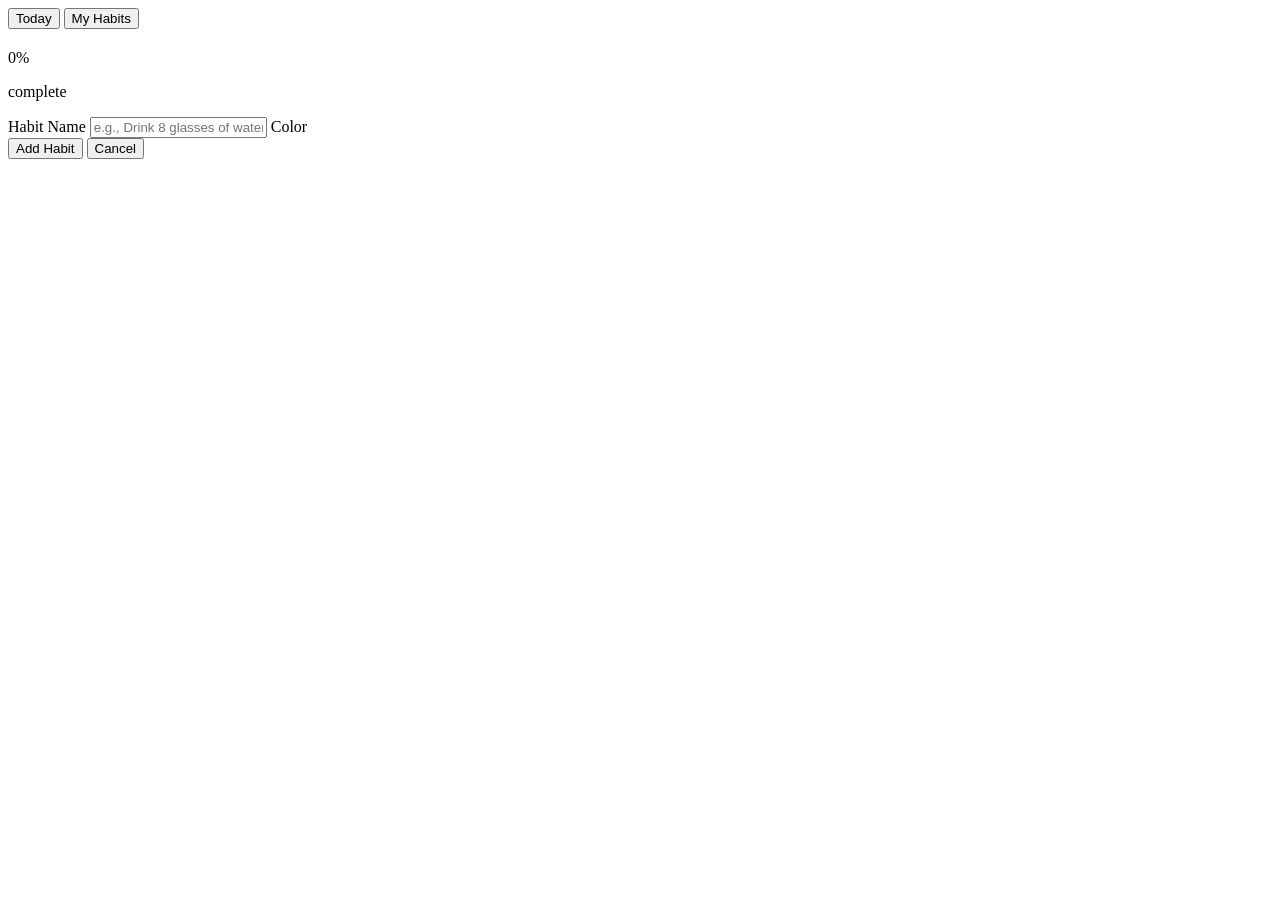
<file: index.html>
<!DOCTYPE html>
<html lang="en">
  <head>
    <meta charset="UTF-8" />
    <meta name="viewport" content="width=device-width, initial-scale=1.0" />
    <title>Health Habits</title>

  </head>
  <body>
    <!-- PUT YOUR HTML HERE -->
     <!-- ── PART 1: HEADER ───────────────────────────────────────
        A logo icon on the left and the app title on the right.
        The logo is drawn using SVG (a way to make shapes in HTML).
    ─────────────────────────────────────────────────────────── -->
    <div class="header">

      <!-- BUILD OUT THE HEADER HERE -->

    </div><!-- end .header -->


    <!-- ── PART 2: TABS ─────────────────────────────────────────
        Two buttons that switch between the "Today" view and the
        "My Habits" view. onclick="switchTab(...)" calls a
        JavaScript function in app.js when the button is clicked.
    ─────────────────────────────────────────────────────────── -->
    <div class="tabs">

      <!-- "Today" tab starts with the "active" class so it looks selected on load -->
      <button class="tab active" id="tab-today">Today</button>

      <!-- "My Habits" tab — not active by default -->
      <button class="tab" id="tab-habits">My Habits</button>

    </div>


    <!-- ── PART 3A: TODAY VIEW ──────────────────────────────────
        This card is visible when the "Today" tab is active.
        It shows today's date, a progress bar, and the habit list.
    ─────────────────────────────────────────────────────────── -->
    <div class="card" id="view-today">

      <!-- Top row: date on the left, completion % on the right -->
      <div class="today-header">

        <div>
          <!-- JavaScript will write today's date into this heading -->
          <h2 id="today-date-label"></h2>
          <!-- JavaScript will write "X of Y habits completed" here -->
          <p id="today-count" class="subtitle"></p>
        </div>

        <div class="pct-block">
          <!-- JavaScript will update this number (e.g. "60%") -->
          <p class="pct-num" id="today-pct">0%</p>
          <p class="subtitle">complete</p>
        </div>

      </div><!-- end .today-header -->

      <!-- Progress bar: the inner div's width is set by JavaScript -->
      <div class="progress-bar">
        <div class="progress-fill" id="progress-fill"></div>
      </div>

      <!-- Empty container — JavaScript inserts each habit item here -->
      <div id="today-list"></div>

    </div><!-- end #view-today -->


    <!-- ── PART 3B: MY HABITS VIEW ──────────────────────────────
        This card is hidden at first (class="card hidden").
        It appears when the user clicks the "My Habits" tab.
        It contains a form to add new habits and a list of
        existing habits below.
    ─────────────────────────────────────────────────────────── -->
    <div class="card" id="view-habits">

      <!-- Form to add a new habit -->
      <div class="add-form">

        <!-- Text input: user types the habit name here -->
        <label class="form-label">Habit Name</label>
        <input
          class="form-input"
          id="habit-input"
          type="text"
          placeholder="e.g., Drink 8 glasses of water"
        />

        <!-- Colour picker: JavaScript fills this row with coloured circles -->
        <label class="form-label">Color</label>
        <div class="colors-row" id="colors-row"></div>

        <!-- Action buttons -->
        <div class="form-actions">
          <!-- Calls addHabit() in app.js to save the new habit -->
          <button class="btn-primary" onclick="addHabit()">Add Habit</button>
          <!-- Calls cancelAdd() in app.js to clear the form -->
          <button class="btn-secondary" onclick="cancelAdd()">Cancel</button>
        </div>

      </div><!-- end .add-form -->

      <!-- Existing habits list -->
      <!-- Add in the header and area where list will be! -->
     

    </div><!-- end #view-habits -->
  </body>
</html>
</file>
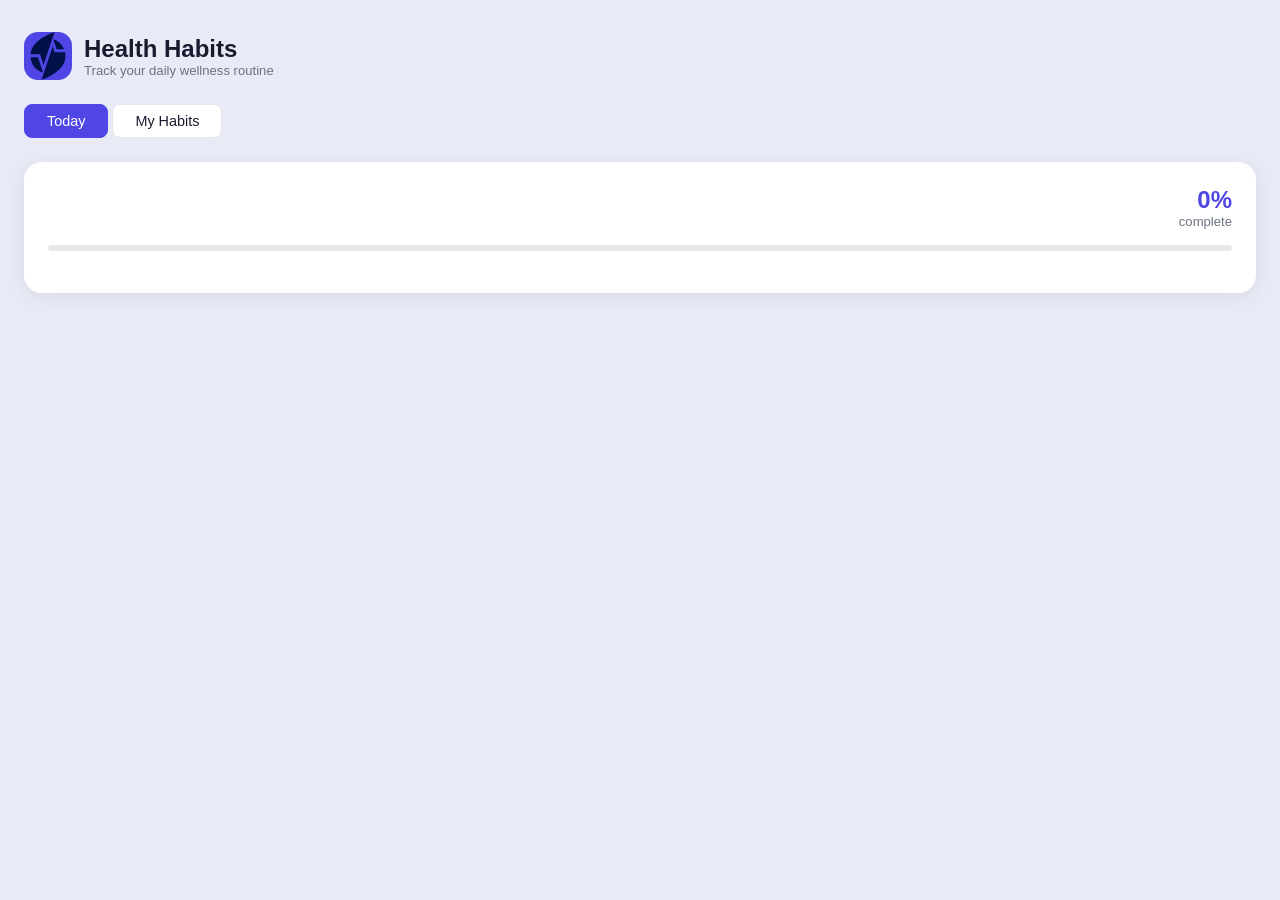
<file: checkpoints/002-css-styling/index.html>
<!DOCTYPE html>
<html lang="en">
  <!--
    ============================================================
    HEAD SECTION
    This section sets up the page but is NOT visible to the user.
    Think of it as the "settings" for the page.
    ============================================================
  -->
  <head>
    <meta charset="UTF-8" />
    <meta name="viewport" content="width=device-width, initial-scale=1.0" />
    <title>Health Habits</title>

    <!-- Links our separate CSS file so the page gets styled nicely -->
    <link rel="stylesheet" href="style.css" />
  </head>
  <body>
    <div class="header">
      <img class="logo" src="../../images/ViTaL_Logo.svg" alt="ViTaL Logo">
      <div>
        <h1>Health Habits</h1>
        <p class="subtitle">Track your daily wellness routine</p>
      </div>

    </div>

    <!-- ── PART 2: TABS ─────────────────────────────────────────
        Two buttons that switch between the "Today" view and the
        "My Habits" view. onclick="switchTab(...)" calls a
        JavaScript function in app.js when the button is clicked.
    ─────────────────────────────────────────────────────────── -->
    <div class="tabs">
      <button class="tab active" id="tab-today">Today</button>
      <button class="tab" id="tab-habits">My Habits</button>
    </div>

    <!-- ── PART 3A: TODAY VIEW ──────────────────────────────────
        This card is visible when the "Today" tab is active.
        It shows today's date, a progress bar, and a habit list.
    ─────────────────────────────────────────────────────────── -->
    <div class="card" id="view-today">
      <div class="today-header">

        <div>
          <h2 id="today-date-label"></h2>
          <p id="today-count" class="subtitle"></p>
        </div>

        <div class="pct-block">
          <p class="pct-num" id="today-pct">0%</p>
          <p class="subtitle">complete</p>
        </div>

      </div>
      <div class="progress-bar">
        <div class="progress-fill" id="progress-fill"></div>
      </div>
      <div id="today-list"></div>

    </div>

    <!-- ── PART 3B: MY HABITS VIEW ──────────────────────────────
        This card is hidden at first (class="card hidden").
        It appears when the user clicks the "My Habits" tab.
        It contains a form to add new habits and a list of
        existing habits below.
    ─────────────────────────────────────────────────────────── -->
    <div class="card hidden" id="view-habits">
        <div class="add-form">
        <label class="form-label">Habit Name</label>
        <input
          class="form-input"
          id="habit-input"
          type="text"
          placeholder="e.g., Drink 8 glasses of water"
        />
        <label class="form-label">Color</label>
        <div class="colors-row" id="colors-row"></div>
        <div class="form-actions">
          <button class="btn-primary" onclick="addHabit()">Add Habit</button>
          <button class="btn-secondary" onclick="cancelAdd()">Cancel</button>
        </div>

      </div>
      <h3>Your Habits</h3>
      <div id="habits-list"></div>

    </div>
  </body>
</html>
</file>
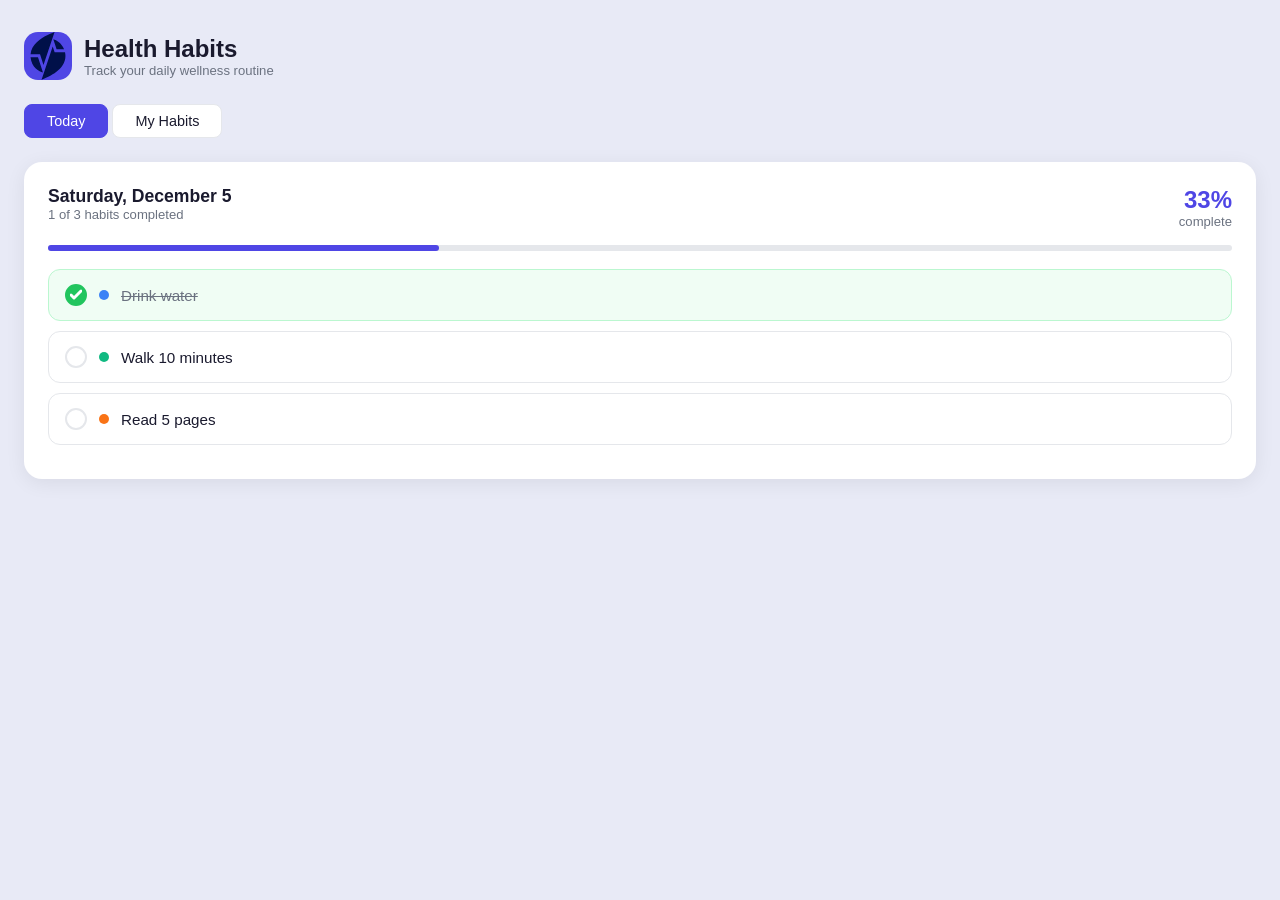
<file: checkpoints/003-adding-javascript/index.html>
<!DOCTYPE html>
<html lang="en">
  <!--
    ============================================================
    HEAD SECTION
    This section sets up the page but is NOT visible to the user.
    Think of it as the "settings" for the page.
    ============================================================
  -->
  <head>
    <meta charset="UTF-8" />
    <meta name="viewport" content="width=device-width, initial-scale=1.0" />
    <title>Health Habits</title>

    <!-- Links our separate CSS file so the page gets styled nicely -->
    <link rel="stylesheet" href="style.css" />
  </head>
  <body>
    <div class="header">
      <img class="logo" src="../../images/ViTaL_Logo.svg" alt="ViTaL Logo">
      <div>
        <h1>Health Habits</h1>
        <p class="subtitle">Track your daily wellness routine</p>
      </div>

    </div>

    <!-- ── PART 2: TABS ─────────────────────────────────────────
        Two buttons that switch between the "Today" view and the
        "My Habits" view. onclick="switchTab(...)" calls a
        JavaScript function in app.js when the button is clicked.
    ─────────────────────────────────────────────────────────── -->
    <div class="tabs">
      <button class="tab active" id="tab-today">Today</button>
      <button class="tab" id="tab-habits">My Habits</button>
    </div>

    <!-- ── PART 3A: TODAY VIEW ──────────────────────────────────
        This card is visible when the "Today" tab is active.
        It shows today's date, a progress bar, and a habit list.
    ─────────────────────────────────────────────────────────── -->
    <div class="card" id="view-today">
      <div class="today-header">

        <div>
          <h2 id="today-date-label"></h2>
          <p id="today-count" class="subtitle"></p>
        </div>

        <div class="pct-block">
          <p class="pct-num" id="today-pct">0%</p>
          <p class="subtitle">complete</p>
        </div>

      </div>
      <div class="progress-bar">
        <div class="progress-fill" id="progress-fill"></div>
      </div>
      <div id="today-list"></div>

    </div>

    <!-- ── PART 3B: MY HABITS VIEW ──────────────────────────────
        This card is hidden at first (class="card hidden").
        It appears when the user clicks the "My Habits" tab.
        It contains a form to add new habits and a list of
        existing habits below.
    ─────────────────────────────────────────────────────────── -->
    <div class="card hidden" id="view-habits">
        <div class="add-form">
        <label class="form-label">Habit Name</label>
        <input
          class="form-input"
          id="habit-input"
          type="text"
          placeholder="e.g., Drink 8 glasses of water"
        />
        <label class="form-label">Color</label>
        <div class="colors-row" id="colors-row"></div>
        <div class="form-actions">
          <button class="btn-primary" onclick="addHabit()">Add Habit</button>
          <button class="btn-secondary" onclick="cancelAdd()">Cancel</button>
        </div>

      </div>
      <h3>Your Habits</h3>
      <div id="habits-list"></div>

    </div>


    <!-- ── SCRIPT TAG ────────────────────────────────────────────
        This loads our JavaScript file AFTER all the HTML above
        has been read. Putting it at the bottom means the page
        elements exist before the script tries to use them.
    ─────────────────────────────────────────────────────────── -->
    <script src="app.js"></script>

  </body>
</html>
</file>
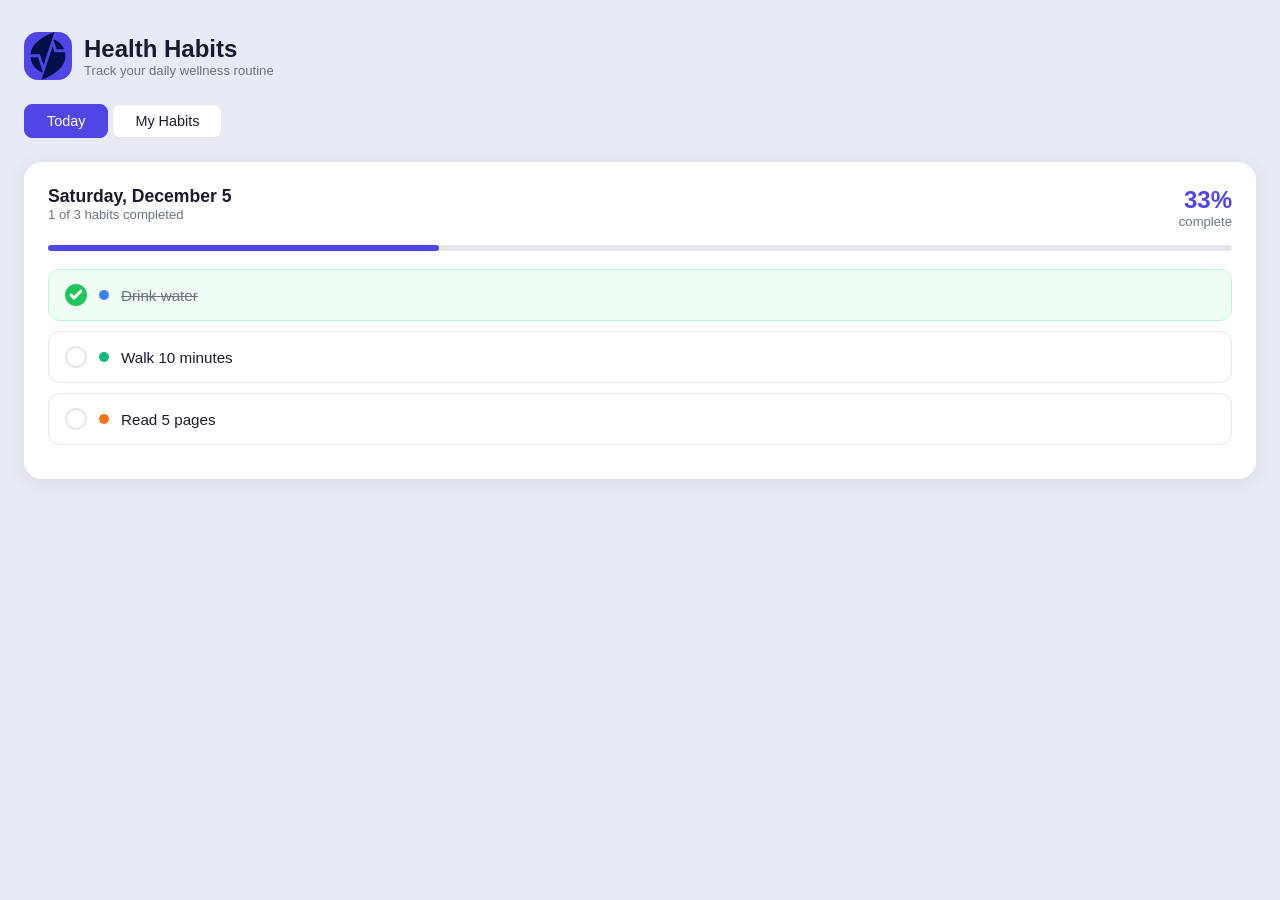
<file: checkpoints/finished-with-comments/index.html>
<!DOCTYPE html>
<html lang="en">

<!--
  ============================================================
  HEAD SECTION
  This section sets up the page but is NOT visible to the user.
  Think of it as the "settings" for the page.
  ============================================================
-->
<head>
  <!-- Tells the browser what kind of characters to use (supports all languages) -->
  <meta charset="UTF-8" />

  <!-- Makes the page look good on phones and tablets, not just desktop -->
  <meta name="viewport" content="width=device-width, initial-scale=1.0" />

  <!-- The text that shows up on the browser tab -->
  <title>Health Habits</title>

  <!-- Links our separate CSS file so the page gets styled nicely -->
  <link rel="stylesheet" href="style.css" />
</head>

<!--
  ============================================================
  BODY SECTION
  Everything inside <body> is what the user actually SEES.
  We split the page into three main parts:
    1. Header   – app title at the top
    2. Tabs     – "Today" and "My Habits" buttons
    3. Views    – the content that changes when you click a tab
  ============================================================
-->
<body>

  <!-- ── PART 1: HEADER ───────────────────────────────────────
       A logo icon on the left and the app title on the right.
       The logo is drawn using SVG (a way to make shapes in HTML).
  ─────────────────────────────────────────────────────────── -->
  <div class="header">

    <!-- Logo: a small coloured box with a heartbeat-style SVG line inside -->
    <img class="logo" src="../../images/ViTaL_Logo.svg" alt="ViTaL Logo">

    <!-- App title and short description -->
    <div>
      <h1>Health Habits</h1>
      <p class="subtitle">Track your daily wellness routine</p>
    </div>

  </div><!-- end .header -->


  <!-- ── PART 2: TABS ─────────────────────────────────────────
       Two buttons that switch between the "Today" view and the
       "My Habits" view. onclick="switchTab(...)" calls a
       JavaScript function in app.js when the button is clicked.
  ─────────────────────────────────────────────────────────── -->
  <div class="tabs">

    <!-- "Today" tab starts with the "active" class so it looks selected on load -->
    <button class="tab active" id="tab-today" onclick="switchTab('today')">Today</button>

    <!-- "My Habits" tab — not active by default -->
    <button class="tab" id="tab-habits" onclick="switchTab('habits')">My Habits</button>

  </div><!-- end .tabs -->


  <!-- ── PART 3A: TODAY VIEW ──────────────────────────────────
       This card is visible when the "Today" tab is active.
       It shows today's date, a progress bar, and the habit list.
       JavaScript fills in the text and habit items automatically.
  ─────────────────────────────────────────────────────────── -->
  <div class="card" id="view-today">

    <!-- Top row: date on the left, completion % on the right -->
    <div class="today-header">

      <div>
        <!-- JavaScript will write today's date into this heading -->
        <h2 id="today-date-label"></h2>
        <!-- JavaScript will write "X of Y habits completed" here -->
        <p id="today-count" class="subtitle"></p>
      </div>

      <div class="pct-block">
        <!-- JavaScript will update this number (e.g. "60%") -->
        <p class="pct-num" id="today-pct">0%</p>
        <p class="subtitle">complete</p>
      </div>

    </div><!-- end .today-header -->

    <!-- Progress bar: the inner div's width is set by JavaScript -->
    <div class="progress-bar">
      <div class="progress-fill" id="progress-fill"></div>
    </div>

    <!-- Empty container — JavaScript inserts each habit item here -->
    <div id="today-list"></div>

  </div><!-- end #view-today -->


  <!-- ── PART 3B: MY HABITS VIEW ──────────────────────────────
       This card is hidden at first (class="card hidden").
       It appears when the user clicks the "My Habits" tab.
       It contains a form to add new habits and a list of
       existing habits below.
  ─────────────────────────────────────────────────────────── -->
  <div class="card hidden" id="view-habits">

    <!-- Form to add a new habit -->
    <div class="add-form">

      <!-- Text input: user types the habit name here -->
      <label class="form-label">Habit Name</label>
      <input
        class="form-input"
        id="habit-input"
        type="text"
        placeholder="e.g., Drink 8 glasses of water"
      />

      <!-- Colour picker: JavaScript fills this row with coloured circles -->
      <label class="form-label">Color</label>
      <div class="colors-row" id="colors-row"></div>

      <!-- Action buttons -->
      <div class="form-actions">
        <!-- Calls addHabit() in app.js to save the new habit -->
        <button class="btn-primary" onclick="addHabit()">Add Habit</button>
        <!-- Calls cancelAdd() in app.js to clear the form -->
        <button class="btn-secondary" onclick="cancelAdd()">Cancel</button>
      </div>

    </div><!-- end .add-form -->

    <!-- Heading above the existing habits list -->
    <h3>Your Habits</h3>

    <!-- Empty container — JavaScript inserts each habit row here -->
    <div id="habits-list"></div>

  </div><!-- end #view-habits -->


  <!-- ── SCRIPT TAG ────────────────────────────────────────────
       This loads our JavaScript file AFTER all the HTML above
       has been read. Putting it at the bottom means the page
       elements exist before the script tries to use them.
  ─────────────────────────────────────────────────────────── -->
  <script src="app.js"></script>

</body>
</html>
</file>
<file: checkpoints/002-css-styling/style.css>
/*
  ============================================================
  CSS UNITS — what do px, rem, and vh mean?

  px (pixels)
    A fixed size. 1px is one dot on the screen.
    Use it when you want something to always be the exact
    same size, no matter what. Good for borders and shadows.

  rem (root em)
    A size relative to the BASE font size of the page.
    The base font size is usually 16px by default.
    So 1rem = 16px, 0.5rem = 8px, 1.5rem = 24px.
    Use it for font sizes and spacing so everything scales
    nicely if the user changes their browser font size.
  ============================================================
*/


/*
  ============================================================
  COLOR SYSTEM
  Instead of writing colour codes like #4f46e5 everywhere,
  we define them once here as "CSS variables" (also called
  custom properties). To use one, write var(--variable-name).

  This means if we ever want to change a colour, we only
  change it in ONE place here and it updates everywhere.
  ============================================================
*/
:root {
  /* ── Brand ── */
  --purple: #4f46e5;
  --purple-dark: #4338ca;
  --purple-light: #c7d2fe;

  /* ── Neutrals ── */
  --off-black: #1a1a2e;
  /* Near black — main text and selected colour border */
  --grey: #6b7280;
  /* Mid grey — secondary/subtle text */
  --border: #e5e7eb;
  /* Standard border colour used throughout */
  --off-white: #f9fafb;
  /* Very light grey — hover backgrounds */
  --bg: #e8eaf6;
  /* Page background colour */

  /* ── Feedback ── */
  --green: #22c55e;
  /* Success green — completed habit circle */
  --green-light: #f0fdf4;
  /* Very light green — completed habit background */
  --green-border: #bbf7d0;
  /* Light green — completed habit border */
  --red: #ef4444;
  /* Danger red — delete button hover */
}


/* ── RESET & BASE STYLES ────────────────────────────────────
 Browsers add their own default spacing, which can cause
 unexpected gaps. This block removes those defaults so we
 start with a blank canvas.
─────────────────────────────────────────────────────────── */
* {
  /* Include padding and border inside an element's size */
  box-sizing: border-box;
  /* Remove all default outer spacing */
  margin: 0;
  /* Remove all default inner spacing */
  padding: 0;
}

/* Style the whole page background and default text font */
body {
  /* The font stack: uses the system's default clean font */
  font-family: -apple-system, BlinkMacSystemFont, 'Segoe UI', sans-serif;
  /* Solid light background */
  background: var(--bg);
  /* Makes the background fill at least the full screen height */
  min-height: 100vh;
  /* vh = viewport height, so 100vh = full screen height */
  /* Space around all content (top/bottom: 32px, sides: 24px) */
  padding: 32px 24px;
  /* Near-black text colour */
  color: var(--off-black);
}


/* ── UTILITY CLASSES ────────────────────────────────────────
 Small, reusable classes that can be added to any element.
─────────────────────────────────────────────────────────── */

/* Completely hides an element (used to show/hide the two views) */
.hidden {
  display: none;
}

/* Smaller, grey text used for secondary information */
.subtitle {
  font-size: 0.82rem;
  color: var(--grey);
}


/* ── HEADER ─────────────────────────────────────────────────
 The top bar with the logo and app title.
─────────────────────────────────────────────────────────── */
.header {
  /* Flexbox lines children up in a row */
  display: flex;
  align-items: center;
  /* Vertically centres logo and text */
  gap: 12px;
  /* Space between logo and title */
  margin-bottom: 24px;
  /* Space below the header */
}

.header h1 {
  font-size: 1.5rem;
  font-weight: 700;
  /* Bold */
}

/* The coloured square that holds the SVG icon */
.logo {
  width: 48px;
  height: 48px;
  border-radius: 14px;
  /* Rounded corners */
  background: var(--purple);
  display: flex;
  align-items: center;
  justify-content: center;
  /* Centre the icon inside the box */
}

/* Style the SVG heartbeat line inside the logo */
.logo svg {
  width: 26px;
  height: 26px;
  stroke: white;
  /* Line colour */
  fill: none;
  /* Don't fill the shape with colour */
  stroke-width: 2.5;
  stroke-linecap: round;
}


/* ── TABS ───────────────────────────────────────────────────
 The "Today" and "My Habits" buttons at the top.
─────────────────────────────────────────────────────────── */
.tabs {
  display: flex;
  /* Put the two buttons side by side */
  gap: 4px;
  margin-bottom: 24px;
}

/* Shared style for both tab buttons */
.tab {
  padding: 8px 22px;
  border-radius: 8px;
  border: 1.5px solid var(--border);
  font-size: 0.9rem;
  font-weight: 500;
  cursor: pointer;
  /* Show a hand cursor on hover */
  background: white;
  color: var(--off-black);
  /*
  TRANSITION: adds a smooth fade between active/inactive styles
  the smooth fade looks much more polished and is friendlier to the eye.
*/
  transition: all 0.2s;
}

/* The ACTIVE tab (currently selected) looks different */
.tab.active {
  background: var(--purple);
  color: white;
  border-color: var(--purple);
}


/* ── CARD ───────────────────────────────────────────────────
 The white rounded box that wraps each view.
─────────────────────────────────────────────────────────── */
.card {
  background: white;
  border-radius: 18px;
  padding: 24px;
  /* Soft shadow so the card appears to float above the background */
  box-shadow: 0 4px 20px rgba(0, 0, 0, 0.07);
}


/* ── TODAY VIEW ─────────────────────────────────────────────
 Styles for the top part of the Today card.
─────────────────────────────────────────────────────────── */

/* Row with the date on the left and percentage on the right */
.today-header {
  display: flex;
  justify-content: space-between;
  /* Push children to opposite ends */
  align-items: flex-start;
  margin-bottom: 16px;
}

.today-header h2 {
  font-size: 1.1rem;
  font-weight: 700;
}

/* The block containing the big percentage number */
.pct-block {
  text-align: right;
}

/* The big "60%" style number */
.pct-num {
  font-size: 1.5rem;
  font-weight: 700;
  color: var(--purple);
  display: block;
  /* Forces "complete" text onto the next line */
}

/* The grey track behind the progress bar */
.progress-bar {
  width: 100%;
  height: 6px;
  background-color: var(--border);
  border-radius: 99px;
  /* Pill shape */
  margin-bottom: 18px;
}

/* The coloured fill inside the progress bar.
 JavaScript changes its width (e.g. width: 60%) */
.progress-fill {
  height: 100%;
  width: 0%;
  /* Starts at 0, updated by JavaScript */
  background-color: var(--purple);
  border-radius: 99px;
  /*
  TRANSITION: smoothly animates the width changing over 0.4s.
  When JavaScript updates the width (e.g. from 40% to 60%),
  instead of jumping instantly, the bar slides across smoothly.
  This makes it feel like a real progress bar, not just a
  rectangle resizing.
*/
  transition: width 0.4s ease;
}


/* ── HABIT ITEMS (Today list) ───────────────────────────────
 Each habit appears as a clickable row in the Today view.
─────────────────────────────────────────────────────────── */
.habit-item {
  display: flex;
  align-items: center;
  gap: 12px;
  padding: 14px 16px;
  border: 1.5px solid var(--border);
  border-radius: 12px;
  margin-bottom: 10px;
  cursor: pointer;
  /*
  TRANSITION: smoothly animates the background colour change
  over 0.15s. This applies when hovering AND when a habit is
  marked done (switching to the green tint). Without it,
  the colour would snap on and off instantly, which feels
  abrupt for something the user is actively clicking.
*/
  transition: background 0.15s;
}

/* Slight grey tint when you hover over a habit */
.habit-item:hover {
  background: var(--off-white);
}

/* When a habit is marked as done, the background turns green-tinted */
.habit-item.done {
  background: var(--green-light);
  border-color: var(--green-border);
}

/* Strike through and grey out the habit name when done */
.habit-item.done .habit-name {
  text-decoration: line-through;
  color: var(--grey);
}

/* The circle checkbox on the left of each habit */
.check-circle {
  width: 22px;
  height: 22px;
  border-radius: 50%;
  /* Makes it a circle */
  border: 2px solid var(--border);
  flex-shrink: 0;
  /* Prevents it from squishing */
  display: flex;
  align-items: center;
  justify-content: center;
  /*
  TRANSITION: smoothly animates ALL changes to this circle
  over 0.2s. When a habit is ticked, the circle changes
  colour, border, and background all at once. The transition
  makes it feel like the circle is "filling in" rather than
  instantly switching.
*/
  transition: all 0.2s;
}

/* When done, the circle turns solid green */
.habit-item.done .check-circle {
  background: var(--green);
  border-color: var(--green);
}

/* The tick (checkmark) SVG inside the circle */
.check-circle svg {
  width: 12px;
  height: 12px;
  stroke: white;
  fill: none;
  stroke-width: 3;
  stroke-linecap: round;
  stroke-linejoin: round;
  display: none;
  /* Hidden by default — only shown when done */
}

/* Show the tick when the habit is marked done */
.habit-item.done .check-circle svg {
  display: block;
}

/* The small coloured dot next to each habit name */
.dot {
  width: 10px;
  height: 10px;
  border-radius: 50%;
  flex-shrink: 0;
  /* The actual colour is set by JavaScript via an inline style */
}

/* The habit name text */
.habit-name {
  font-size: 0.95rem;
  font-weight: 500;
  flex: 1;
  /* Takes up all remaining space in the row */
}

/* Message shown when there are no habits yet */
.empty-state {
  text-align: center;
  padding: 32px 0;
  color: var(--grey);
  font-size: 0.9rem;
}


/* ── MY HABITS VIEW ─────────────────────────────────────────
 Styles for the "Add a habit" form and the habits list.
─────────────────────────────────────────────────────────── */

/* The box that wraps the "add habit" form */
.add-form {
  border: 1.5px solid var(--border);
  border-radius: 14px;
  padding: 20px;
  margin-bottom: 24px;
}

/* Small label above each form field */
.form-label {
  font-size: 0.82rem;
  font-weight: 600;
  color: var(--off-black);
  margin-bottom: 6px;
  margin-top: 14px;
  display: block;
  /* Puts the label on its own line */
}

.form-label:first-child {
  margin-top: 0;
  /* No extra top space for the very first label */
}

/* The text box where the user types the habit name */
.form-input {
  width: 100%;
  padding: 11px 14px;
  border: 1.5px solid var(--purple-light);
  border-radius: 10px;
  font-size: 0.9rem;
  color: var(--off-black);
  outline: none;
  /* Removes default browser focus ring */
  /*
  TRANSITION: smoothly animates the border colour changing
  over 0.2s. When the user clicks into the input box, the
  border shifts from light purple to the full brand purple.
  This gives a clear visual signal that the field is active
  without it feeling like an abrupt flash.
*/
  transition: border-color 0.2s;
}

/* Highlight the border purple when the user clicks into the input */
.form-input:focus {
  border-color: var(--purple);
}

/* Style the placeholder text (the grey hint text) */
.form-input::placeholder {
  color: var(--grey);
}

/* The row of coloured circles for picking a habit colour */
.colors-row {
  display: flex;
  gap: 10px;
  flex-wrap: wrap;
  /* Wraps onto a new line if there's not enough space */
}

/* Each coloured circle in the colour picker */
.color-btn {
  width: 34px;
  height: 34px;
  border-radius: 50%;
  border: 3px solid transparent;
  /* Invisible border by default */
  cursor: pointer;
  /*
  TRANSITION: smoothly animates the size (transform) and
  border colour over 0.15s. When the user hovers, the circle
  grows slightly. When selected, a dark border appears.
  Without this, the circle would jump size instantly on hover,
  which would feel twitchy. The smooth scale feels more natural.
*/
  transition: transform 0.15s, border-color 0.15s;
}

.color-btn:hover {
  transform: scale(1.1);
  /* Slightly grows on hover */
}

/* Dark border appears around the currently selected colour */
.color-btn.selected {
  border-color: var(--off-black);
}

/* The row containing the Add and Cancel buttons */
.form-actions {
  display: flex;
  gap: 10px;
  margin-top: 16px;
}

/* The main purple "Add Habit" button */
.btn-primary {
  flex: 1;
  /* Takes up all available width */
  padding: 12px;
  background: var(--purple);
  color: white;
  border: none;
  border-radius: 10px;
  font-size: 0.95rem;
  font-weight: 600;
  cursor: pointer;
  /*
  TRANSITION: smoothly animates the background colour over
  0.2s. When hovered, the button darkens slightly to signal
  it's clickable. Without the transition it would be an
  instant colour swap, which looks cheap. The fade makes
  it feel like a polished, real button.
*/
  transition: background 0.2s;
}

.btn-primary:hover {
  background: var(--purple-dark);
}

/* The secondary white "Cancel" button */
.btn-secondary {
  padding: 12px 20px;
  background: white;
  color: var(--off-black);
  border: 1.5px solid var(--border);
  border-radius: 10px;
  font-size: 0.95rem;
  font-weight: 500;
  cursor: pointer;
}

.btn-secondary:hover {
  background: var(--off-white);
}


/* ── HABIT ROWS (My Habits list) ────────────────────────────
 Each saved habit appears as a row with its name, stats,
 and a delete button.
─────────────────────────────────────────────────────────── */
.habit-row {
  display: flex;
  align-items: center;
  gap: 12px;
  padding: 12px 0;
  /* A light line between rows */
  border-bottom: 1px solid var(--off-white);
}

/* Remove the bottom line from the very last row */
.habit-row:last-child {
  border-bottom: none;
}

/* The habit name inside each row */
.habit-row-name {
  font-size: 0.95rem;
  font-weight: 600;
}

/* The streak and weekly % stats below the name */
.habit-row-stats {
  font-size: 0.78rem;
  color: var(--grey);
  margin-top: 2px;
}

/* The red trash/delete icon button */
.btn-delete {
  background: none;
  border: none;
  cursor: pointer;
  color: var(--grey);
  padding: 4px;
  /*
  TRANSITION: smoothly animates the icon colour over 0.2s.
  On hover the icon turns red to warn the user they're about
  to delete something. The gradual colour shift gives them a
  moment to notice the change before clicking, rather than
  the icon just being red all the time.
*/
  transition: color 0.2s;
  margin-left: auto;
  /* Pushes the button all the way to the right */
}

.btn-delete:hover {
  color: var(--red);
}

.btn-delete svg {
  width: 18px;
  height: 18px;
  display: block;
}
</file>
<file: checkpoints/003-adding-javascript/style.css>
/*
  ============================================================
  CSS UNITS — what do px, rem, and vh mean?

  px (pixels)
    A fixed size. 1px is one dot on the screen.
    Use it when you want something to always be the exact
    same size, no matter what. Good for borders and shadows.

  rem (root em)
    A size relative to the BASE font size of the page.
    The base font size is usually 16px by default.
    So 1rem = 16px, 0.5rem = 8px, 1.5rem = 24px.
    Use it for font sizes and spacing so everything scales
    nicely if the user changes their browser font size.
  ============================================================
*/


/*
  ============================================================
  COLOR SYSTEM
  Instead of writing colour codes like #4f46e5 everywhere,
  we define them once here as "CSS variables" (also called
  custom properties). To use one, write var(--variable-name).

  This means if we ever want to change a colour, we only
  change it in ONE place here and it updates everywhere.
  ============================================================
*/
:root {
  /* ── Brand ── */
  --purple: #4f46e5;
  --purple-dark: #4338ca;
  --purple-light: #c7d2fe;

  /* ── Neutrals ── */
  --off-black: #1a1a2e;
  /* Near black — main text and selected colour border */
  --grey: #6b7280;
  /* Mid grey — secondary/subtle text */
  --border: #e5e7eb;
  /* Standard border colour used throughout */
  --off-white: #f9fafb;
  /* Very light grey — hover backgrounds */
  --bg: #e8eaf6;
  /* Page background colour */

  /* ── Feedback ── */
  --green: #22c55e;
  /* Success green — completed habit circle */
  --green-light: #f0fdf4;
  /* Very light green — completed habit background */
  --green-border: #bbf7d0;
  /* Light green — completed habit border */
  --red: #ef4444;
  /* Danger red — delete button hover */
}


/* ── RESET & BASE STYLES ────────────────────────────────────
 Browsers add their own default spacing, which can cause
 unexpected gaps. This block removes those defaults so we
 start with a blank canvas.
─────────────────────────────────────────────────────────── */
* {
  /* Include padding and border inside an element's size */
  box-sizing: border-box;
  /* Remove all default outer spacing */
  margin: 0;
  /* Remove all default inner spacing */
  padding: 0;
}

/* Style the whole page background and default text font */
body {
  /* The font stack: uses the system's default clean font */
  font-family: -apple-system, BlinkMacSystemFont, 'Segoe UI', sans-serif;
  /* Solid light background */
  background: var(--bg);
  /* Makes the background fill at least the full screen height */
  min-height: 100vh;
  /* vh = viewport height, so 100vh = full screen height */
  /* Space around all content (top/bottom: 32px, sides: 24px) */
  padding: 32px 24px;
  /* Near-black text colour */
  color: var(--off-black);
}


/* ── UTILITY CLASSES ────────────────────────────────────────
 Small, reusable classes that can be added to any element.
─────────────────────────────────────────────────────────── */

/* Completely hides an element (used to show/hide the two views) */
.hidden {
  display: none;
}

/* Smaller, grey text used for secondary information */
.subtitle {
  font-size: 0.82rem;
  color: var(--grey);
}


/* ── HEADER ─────────────────────────────────────────────────
 The top bar with the logo and app title.
─────────────────────────────────────────────────────────── */
.header {
  /* Flexbox lines children up in a row */
  display: flex;
  align-items: center;
  /* Vertically centres logo and text */
  gap: 12px;
  /* Space between logo and title */
  margin-bottom: 24px;
  /* Space below the header */
}

.header h1 {
  font-size: 1.5rem;
  font-weight: 700;
  /* Bold */
}

/* The coloured square that holds the SVG icon */
.logo {
  width: 48px;
  height: 48px;
  border-radius: 14px;
  /* Rounded corners */
  background: var(--purple);
  display: flex;
  align-items: center;
  justify-content: center;
  /* Centre the icon inside the box */
}

/* Style the SVG heartbeat line inside the logo */
.logo svg {
  width: 26px;
  height: 26px;
  stroke: white;
  /* Line colour */
  fill: none;
  /* Don't fill the shape with colour */
  stroke-width: 2.5;
  stroke-linecap: round;
}


/* ── TABS ───────────────────────────────────────────────────
 The "Today" and "My Habits" buttons at the top.
─────────────────────────────────────────────────────────── */
.tabs {
  display: flex;
  /* Put the two buttons side by side */
  gap: 4px;
  margin-bottom: 24px;
}

/* Shared style for both tab buttons */
.tab {
  padding: 8px 22px;
  border-radius: 8px;
  border: 1.5px solid var(--border);
  font-size: 0.9rem;
  font-weight: 500;
  cursor: pointer;
  /* Show a hand cursor on hover */
  background: white;
  color: var(--off-black);
  /*
  TRANSITION: adds a smooth fade between active/inactive styles
  the smooth fade looks much more polished and is friendlier to the eye.
*/
  transition: all 0.2s;
}

/* The ACTIVE tab (currently selected) looks different */
.tab.active {
  background: var(--purple);
  color: white;
  border-color: var(--purple);
}


/* ── CARD ───────────────────────────────────────────────────
 The white rounded box that wraps each view.
─────────────────────────────────────────────────────────── */
.card {
  background: white;
  border-radius: 18px;
  padding: 24px;
  /* Soft shadow so the card appears to float above the background */
  box-shadow: 0 4px 20px rgba(0, 0, 0, 0.07);
}


/* ── TODAY VIEW ─────────────────────────────────────────────
 Styles for the top part of the Today card.
─────────────────────────────────────────────────────────── */

/* Row with the date on the left and percentage on the right */
.today-header {
  display: flex;
  justify-content: space-between;
  /* Push children to opposite ends */
  align-items: flex-start;
  margin-bottom: 16px;
}

.today-header h2 {
  font-size: 1.1rem;
  font-weight: 700;
}

/* The block containing the big percentage number */
.pct-block {
  text-align: right;
}

/* The big "60%" style number */
.pct-num {
  font-size: 1.5rem;
  font-weight: 700;
  color: var(--purple);
  display: block;
  /* Forces "complete" text onto the next line */
}

/* The grey track behind the progress bar */
.progress-bar {
  width: 100%;
  height: 6px;
  background-color: var(--border);
  border-radius: 99px;
  /* Pill shape */
  margin-bottom: 18px;
}

/* The coloured fill inside the progress bar.
 JavaScript changes its width (e.g. width: 60%) */
.progress-fill {
  height: 100%;
  width: 0%;
  /* Starts at 0, updated by JavaScript */
  background-color: var(--purple);
  border-radius: 99px;
  /*
  TRANSITION: smoothly animates the width changing over 0.4s.
  When JavaScript updates the width (e.g. from 40% to 60%),
  instead of jumping instantly, the bar slides across smoothly.
  This makes it feel like a real progress bar, not just a
  rectangle resizing.
*/
  transition: width 0.4s ease;
}


/* ── HABIT ITEMS (Today list) ───────────────────────────────
 Each habit appears as a clickable row in the Today view.
─────────────────────────────────────────────────────────── */
.habit-item {
  display: flex;
  align-items: center;
  gap: 12px;
  padding: 14px 16px;
  border: 1.5px solid var(--border);
  border-radius: 12px;
  margin-bottom: 10px;
  cursor: pointer;
  /*
  TRANSITION: smoothly animates the background colour change
  over 0.15s. This applies when hovering AND when a habit is
  marked done (switching to the green tint). Without it,
  the colour would snap on and off instantly, which feels
  abrupt for something the user is actively clicking.
*/
  transition: background 0.15s;
}

/* Slight grey tint when you hover over a habit */
.habit-item:hover {
  background: var(--off-white);
}

/* When a habit is marked as done, the background turns green-tinted */
.habit-item.done {
  background: var(--green-light);
  border-color: var(--green-border);
}

/* Strike through and grey out the habit name when done */
.habit-item.done .habit-name {
  text-decoration: line-through;
  color: var(--grey);
}

/* The circle checkbox on the left of each habit */
.check-circle {
  width: 22px;
  height: 22px;
  border-radius: 50%;
  /* Makes it a circle */
  border: 2px solid var(--border);
  flex-shrink: 0;
  /* Prevents it from squishing */
  display: flex;
  align-items: center;
  justify-content: center;
  /*
  TRANSITION: smoothly animates ALL changes to this circle
  over 0.2s. When a habit is ticked, the circle changes
  colour, border, and background all at once. The transition
  makes it feel like the circle is "filling in" rather than
  instantly switching.
*/
  transition: all 0.2s;
}

/* When done, the circle turns solid green */
.habit-item.done .check-circle {
  background: var(--green);
  border-color: var(--green);
}

/* The tick (checkmark) SVG inside the circle */
.check-circle svg {
  width: 12px;
  height: 12px;
  stroke: white;
  fill: none;
  stroke-width: 3;
  stroke-linecap: round;
  stroke-linejoin: round;
  display: none;
  /* Hidden by default — only shown when done */
}

/* Show the tick when the habit is marked done */
.habit-item.done .check-circle svg {
  display: block;
}

/* The small coloured dot next to each habit name */
.dot {
  width: 10px;
  height: 10px;
  border-radius: 50%;
  flex-shrink: 0;
  /* The actual colour is set by JavaScript via an inline style */
}

/* The habit name text */
.habit-name {
  font-size: 0.95rem;
  font-weight: 500;
  flex: 1;
  /* Takes up all remaining space in the row */
}

/* Message shown when there are no habits yet */
.empty-state {
  text-align: center;
  padding: 32px 0;
  color: var(--grey);
  font-size: 0.9rem;
}


/* ── MY HABITS VIEW ─────────────────────────────────────────
 Styles for the "Add a habit" form and the habits list.
─────────────────────────────────────────────────────────── */

/* The box that wraps the "add habit" form */
.add-form {
  border: 1.5px solid var(--border);
  border-radius: 14px;
  padding: 20px;
  margin-bottom: 24px;
}

/* Small label above each form field */
.form-label {
  font-size: 0.82rem;
  font-weight: 600;
  color: var(--off-black);
  margin-bottom: 6px;
  margin-top: 14px;
  display: block;
  /* Puts the label on its own line */
}

.form-label:first-child {
  margin-top: 0;
  /* No extra top space for the very first label */
}

/* The text box where the user types the habit name */
.form-input {
  width: 100%;
  padding: 11px 14px;
  border: 1.5px solid var(--purple-light);
  border-radius: 10px;
  font-size: 0.9rem;
  color: var(--off-black);
  outline: none;
  /* Removes default browser focus ring */
  /*
  TRANSITION: smoothly animates the border colour changing
  over 0.2s. When the user clicks into the input box, the
  border shifts from light purple to the full brand purple.
  This gives a clear visual signal that the field is active
  without it feeling like an abrupt flash.
*/
  transition: border-color 0.2s;
}

/* Highlight the border purple when the user clicks into the input */
.form-input:focus {
  border-color: var(--purple);
}

/* Style the placeholder text (the grey hint text) */
.form-input::placeholder {
  color: var(--grey);
}

/* The row of coloured circles for picking a habit colour */
.colors-row {
  display: flex;
  gap: 10px;
  flex-wrap: wrap;
  /* Wraps onto a new line if there's not enough space */
}

/* Each coloured circle in the colour picker */
.color-btn {
  width: 34px;
  height: 34px;
  border-radius: 50%;
  border: 3px solid transparent;
  /* Invisible border by default */
  cursor: pointer;
  /*
  TRANSITION: smoothly animates the size (transform) and
  border colour over 0.15s. When the user hovers, the circle
  grows slightly. When selected, a dark border appears.
  Without this, the circle would jump size instantly on hover,
  which would feel twitchy. The smooth scale feels more natural.
*/
  transition: transform 0.15s, border-color 0.15s;
}

.color-btn:hover {
  transform: scale(1.1);
  /* Slightly grows on hover */
}

/* Dark border appears around the currently selected colour */
.color-btn.selected {
  border-color: var(--off-black);
}

/* The row containing the Add and Cancel buttons */
.form-actions {
  display: flex;
  gap: 10px;
  margin-top: 16px;
}

/* The main purple "Add Habit" button */
.btn-primary {
  flex: 1;
  /* Takes up all available width */
  padding: 12px;
  background: var(--purple);
  color: white;
  border: none;
  border-radius: 10px;
  font-size: 0.95rem;
  font-weight: 600;
  cursor: pointer;
  /*
  TRANSITION: smoothly animates the background colour over
  0.2s. When hovered, the button darkens slightly to signal
  it's clickable. Without the transition it would be an
  instant colour swap, which looks cheap. The fade makes
  it feel like a polished, real button.
*/
  transition: background 0.2s;
}

.btn-primary:hover {
  background: var(--purple-dark);
}

/* The secondary white "Cancel" button */
.btn-secondary {
  padding: 12px 20px;
  background: white;
  color: var(--off-black);
  border: 1.5px solid var(--border);
  border-radius: 10px;
  font-size: 0.95rem;
  font-weight: 500;
  cursor: pointer;
}

.btn-secondary:hover {
  background: var(--off-white);
}


/* ── HABIT ROWS (My Habits list) ────────────────────────────
 Each saved habit appears as a row with its name, stats,
 and a delete button.
─────────────────────────────────────────────────────────── */
.habit-row {
  display: flex;
  align-items: center;
  gap: 12px;
  padding: 12px 0;
  /* A light line between rows */
  border-bottom: 1px solid var(--off-white);
}

/* Remove the bottom line from the very last row */
.habit-row:last-child {
  border-bottom: none;
}

/* The habit name inside each row */
.habit-row-name {
  font-size: 0.95rem;
  font-weight: 600;
}

/* The streak and weekly % stats below the name */
.habit-row-stats {
  font-size: 0.78rem;
  color: var(--grey);
  margin-top: 2px;
}

/* The red trash/delete icon button */
.btn-delete {
  background: none;
  border: none;
  cursor: pointer;
  color: var(--grey);
  padding: 4px;
  /*
  TRANSITION: smoothly animates the icon colour over 0.2s.
  On hover the icon turns red to warn the user they're about
  to delete something. The gradual colour shift gives them a
  moment to notice the change before clicking, rather than
  the icon just being red all the time.
*/
  transition: color 0.2s;
  margin-left: auto;
  /* Pushes the button all the way to the right */
}

.btn-delete:hover {
  color: var(--red);
}

.btn-delete svg {
  width: 18px;
  height: 18px;
  display: block;
}
</file>
<file: checkpoints/finished-with-comments/style.css>
/*
  ============================================================
  CSS UNITS — what do px, rem, and vh mean?

  px (pixels)
    A fixed size. 1px is one dot on the screen.
    Use it when you want something to always be the exact
    same size, no matter what. Good for borders and shadows.

  rem (root em)
    A size relative to the BASE font size of the page.
    The base font size is usually 16px by default.
    So 1rem = 16px, 0.5rem = 8px, 1.5rem = 24px.
    Use it for font sizes and spacing so everything scales
    nicely if the user changes their browser font size.
  ============================================================
*/


/*
  ============================================================
  COLOR SYSTEM
  Instead of writing colour codes like #4f46e5 everywhere,
  we define them once here as "CSS variables" (also called
  custom properties). To use one, write var(--variable-name).

  This means if we ever want to change a colour, we only
  change it in ONE place here and it updates everywhere.
  ============================================================
*/
:root {
    /* ── Brand ── */
    --purple: #4f46e5;
    /* Main brand colour — buttons, accents, progress */
    --purple-dark: #4338ca;
    /* Darker purple — used for button hover states */
    --purple-light: #c7d2fe;
    /* Light purple — used for the form input border */

    /* ── Neutrals ── */
    --off-black: #1a1a2e;
    /* Near black — main text and selected colour border */
    --grey: #6b7280;
    /* Mid grey — secondary/subtle text */
    --border: #e5e7eb;
    /* Standard border colour used throughout */
    --off-white: #f9fafb;
    /* Very light grey — hover backgrounds */
    --bg: #e8eaf6;
    /* Page background colour */

    /* ── Feedback ── */
    --green: #22c55e;
    /* Success green — completed habit circle */
    --green-light: #f0fdf4;
    /* Very light green — completed habit background */
    --green-border: #bbf7d0;
    /* Light green — completed habit border */
    --red: #ef4444;
    /* Danger red — delete button hover */
}


/* ── RESET & BASE STYLES ────────────────────────────────────
   Browsers add their own default spacing, which can cause
   unexpected gaps. This block removes those defaults so we
   start with a blank canvas.
─────────────────────────────────────────────────────────── */
* {
    /* Include padding and border inside an element's size */
    box-sizing: border-box;
    /* Remove all default outer spacing */
    margin: 0;
    /* Remove all default inner spacing */
    padding: 0;
}

/* Style the whole page background and default text font */
body {
    /* The font stack: uses the system's default clean font */
    font-family: -apple-system, BlinkMacSystemFont, 'Segoe UI', sans-serif;
    /* Solid light background */
    background: var(--bg);
    /* Makes the background fill at least the full screen height */
    min-height: 100vh;
    /* vh = viewport height, so 100vh = full screen height */
    /* Space around all content (top/bottom: 32px, sides: 24px) */
    padding: 32px 24px;
    /* Near-black text colour */
    color: var(--off-black);
}


/* ── UTILITY CLASSES ────────────────────────────────────────
   Small, reusable classes that can be added to any element.
─────────────────────────────────────────────────────────── */

/* Completely hides an element (used to show/hide the two views) */
.hidden {
    display: none;
}

/* Smaller, grey text used for secondary information */
.subtitle {
    font-size: 0.82rem;
    color: var(--grey);
}


/* ── HEADER ─────────────────────────────────────────────────
   The top bar with the logo and app title.
─────────────────────────────────────────────────────────── */
.header {
    /* Flexbox lines children up in a row */
    display: flex;
    align-items: center;
    /* Vertically centres logo and text */
    gap: 12px;
    /* Space between logo and title */
    margin-bottom: 24px;
    /* Space below the header */
}

.header h1 {
    font-size: 1.5rem;
    font-weight: 700;
    /* Bold */
}

/* The coloured square that holds the SVG icon */
.logo {
    width: 48px;
    height: 48px;
    border-radius: 14px;
    /* Rounded corners */
    background: var(--purple);
    display: flex;
    align-items: center;
    justify-content: center;
    /* Centre the icon inside the box */
}

/* Style the SVG heartbeat line inside the logo */
.logo svg {
    width: 26px;
    height: 26px;
    stroke: white;
    /* Line colour */
    fill: none;
    /* Don't fill the shape with colour */
    stroke-width: 2.5;
    stroke-linecap: round;
}


/* ── TABS ───────────────────────────────────────────────────
   The "Today" and "My Habits" buttons at the top.
─────────────────────────────────────────────────────────── */
.tabs {
    display: flex;
    /* Put the two buttons side by side */
    gap: 4px;
    margin-bottom: 24px;
}

/* Shared style for both tab buttons */
.tab {
    padding: 8px 22px;
    border-radius: 8px;
    border: 1.5px solid var(--border);
    font-size: 0.9rem;
    font-weight: 500;
    cursor: pointer;
    /* Show a hand cursor on hover */
    background: white;
    color: var(--off-black);
    /*
    TRANSITION: adds a smooth fade between active/inactive styles
    the smooth fade looks much more polished and is friendlier to the eye.
  */
    transition: all 0.2s;
}

/* The ACTIVE tab (currently selected) looks different */
.tab.active {
    background: var(--purple);
    color: white;
    border-color: var(--purple);
}


/* ── CARD ───────────────────────────────────────────────────
   The white rounded box that wraps each view.
─────────────────────────────────────────────────────────── */
.card {
    background: white;
    border-radius: 18px;
    padding: 24px;
    /* Soft shadow so the card appears to float above the background */
    box-shadow: 0 4px 20px rgba(0, 0, 0, 0.07);
}


/* ── TODAY VIEW ─────────────────────────────────────────────
   Styles for the top part of the Today card.
─────────────────────────────────────────────────────────── */

/* Row with the date on the left and percentage on the right */
.today-header {
    display: flex;
    justify-content: space-between;
    /* Push children to opposite ends */
    align-items: flex-start;
    margin-bottom: 16px;
}

.today-header h2 {
    font-size: 1.1rem;
    font-weight: 700;
}

/* The block containing the big percentage number */
.pct-block {
    text-align: right;
}

/* The big "60%" style number */
.pct-num {
    font-size: 1.5rem;
    font-weight: 700;
    color: var(--purple);
    display: block;
    /* Forces "complete" text onto the next line */
}

/* The grey track behind the progress bar */
.progress-bar {
    width: 100%;
    height: 6px;
    background: var(--border);
    border-radius: 99px;
    /* Pill shape */
    margin-bottom: 18px;
}

/* The coloured fill inside the progress bar.
   JavaScript changes its width (e.g. width: 60%) */
.progress-fill {
    height: 100%;
    width: 0%;
    /* Starts at 0, updated by JavaScript */
    background: var(--purple);
    border-radius: 99px;
    /*
    TRANSITION: smoothly animates the width changing over 0.4s.
    When JavaScript updates the width (e.g. from 40% to 60%),
    instead of jumping instantly, the bar slides across smoothly.
    This makes it feel like a real progress bar, not just a
    rectangle resizing.
  */
    transition: width 0.4s ease;
}


/* ── HABIT ITEMS (Today list) ───────────────────────────────
   Each habit appears as a clickable row in the Today view.
─────────────────────────────────────────────────────────── */
.habit-item {
    display: flex;
    align-items: center;
    gap: 12px;
    padding: 14px 16px;
    border: 1.5px solid var(--border);
    border-radius: 12px;
    margin-bottom: 10px;
    cursor: pointer;
    /*
    TRANSITION: smoothly animates the background colour change
    over 0.15s. This applies when hovering AND when a habit is
    marked done (switching to the green tint). Without it,
    the colour would snap on and off instantly, which feels
    abrupt for something the user is actively clicking.
  */
    transition: background 0.15s;
}

/* Slight grey tint when you hover over a habit */
.habit-item:hover {
    background: var(--off-white);
}

/* When a habit is marked as done, the background turns green-tinted */
.habit-item.done {
    background: var(--green-light);
    border-color: var(--green-border);
}

/* Strike through and grey out the habit name when done */
.habit-item.done .habit-name {
    text-decoration: line-through;
    color: var(--grey);
}

/* The circle checkbox on the left of each habit */
.check-circle {
    width: 22px;
    height: 22px;
    border-radius: 50%;
    /* Makes it a circle */
    border: 2px solid var(--border);
    flex-shrink: 0;
    /* Prevents it from squishing */
    display: flex;
    align-items: center;
    justify-content: center;
    /*
    TRANSITION: smoothly animates ALL changes to this circle
    over 0.2s. When a habit is ticked, the circle changes
    colour, border, and background all at once. The transition
    makes it feel like the circle is "filling in" rather than
    instantly switching.
  */
    transition: all 0.2s;
}

/* When done, the circle turns solid green */
.habit-item.done .check-circle {
    background: var(--green);
    border-color: var(--green);
}

/* The tick (checkmark) SVG inside the circle */
.check-circle svg {
    width: 12px;
    height: 12px;
    stroke: white;
    fill: none;
    stroke-width: 3;
    stroke-linecap: round;
    stroke-linejoin: round;
    display: none;
    /* Hidden by default — only shown when done */
}

/* Show the tick when the habit is marked done */
.habit-item.done .check-circle svg {
    display: block;
}

/* The small coloured dot next to each habit name */
.dot {
    width: 10px;
    height: 10px;
    border-radius: 50%;
    flex-shrink: 0;
    /* The actual colour is set by JavaScript via an inline style */
}

/* The habit name text */
.habit-name {
    font-size: 0.95rem;
    font-weight: 500;
    flex: 1;
    /* Takes up all remaining space in the row */
}

/* Message shown when there are no habits yet */
.empty-state {
    text-align: center;
    padding: 32px 0;
    color: var(--grey);
    font-size: 0.9rem;
}


/* ── MY HABITS VIEW ─────────────────────────────────────────
   Styles for the "Add a habit" form and the habits list.
─────────────────────────────────────────────────────────── */

/* The box that wraps the "add habit" form */
.add-form {
    border: 1.5px solid var(--border);
    border-radius: 14px;
    padding: 20px;
    margin-bottom: 24px;
}

/* Small label above each form field */
.form-label {
    font-size: 0.82rem;
    font-weight: 600;
    color: var(--off-black);
    margin-bottom: 6px;
    margin-top: 14px;
    display: block;
    /* Puts the label on its own line */
}

.form-label:first-child {
    margin-top: 0;
    /* No extra top space for the very first label */
}

/* The text box where the user types the habit name */
.form-input {
    width: 100%;
    padding: 11px 14px;
    border: 1.5px solid var(--purple-light);
    border-radius: 10px;
    font-size: 0.9rem;
    color: var(--off-black);
    outline: none;
    /* Removes default browser focus ring */
    /*
    TRANSITION: smoothly animates the border colour changing
    over 0.2s. When the user clicks into the input box, the
    border shifts from light purple to the full brand purple.
    This gives a clear visual signal that the field is active
    without it feeling like an abrupt flash.
  */
    transition: border-color 0.2s;
}

/* Highlight the border purple when the user clicks into the input */
.form-input:focus {
    border-color: var(--purple);
}

/* Style the placeholder text (the grey hint text) */
.form-input::placeholder {
    color: var(--grey);
}

/* The row of coloured circles for picking a habit colour */
.colors-row {
    display: flex;
    gap: 10px;
    flex-wrap: wrap;
    /* Wraps onto a new line if there's not enough space */
}

/* Each coloured circle in the colour picker */
.color-btn {
    width: 34px;
    height: 34px;
    border-radius: 50%;
    border: 3px solid transparent;
    /* Invisible border by default */
    cursor: pointer;
    /*
    TRANSITION: smoothly animates the size (transform) and
    border colour over 0.15s. When the user hovers, the circle
    grows slightly. When selected, a dark border appears.
    Without this, the circle would jump size instantly on hover,
    which would feel twitchy. The smooth scale feels more natural.
  */
    transition: transform 0.15s, border-color 0.15s;
}

.color-btn:hover {
    transform: scale(1.1);
    /* Slightly grows on hover */
}

/* Dark border appears around the currently selected colour */
.color-btn.selected {
    border-color: var(--off-black);
}

/* The row containing the Add and Cancel buttons */
.form-actions {
    display: flex;
    gap: 10px;
    margin-top: 16px;
}

/* The main purple "Add Habit" button */
.btn-primary {
    flex: 1;
    /* Takes up all available width */
    padding: 12px;
    background: var(--purple);
    color: white;
    border: none;
    border-radius: 10px;
    font-size: 0.95rem;
    font-weight: 600;
    cursor: pointer;
    /*
    TRANSITION: smoothly animates the background colour over
    0.2s. When hovered, the button darkens slightly to signal
    it's clickable. Without the transition it would be an
    instant colour swap, which looks cheap. The fade makes
    it feel like a polished, real button.
  */
    transition: background 0.2s;
}

.btn-primary:hover {
    background: var(--purple-dark);
}

/* The secondary white "Cancel" button */
.btn-secondary {
    padding: 12px 20px;
    background: white;
    color: var(--off-black);
    border: 1.5px solid var(--border);
    border-radius: 10px;
    font-size: 0.95rem;
    font-weight: 500;
    cursor: pointer;
}

.btn-secondary:hover {
    background: var(--off-white);
}


/* ── HABIT ROWS (My Habits list) ────────────────────────────
   Each saved habit appears as a row with its name, stats,
   and a delete button.
─────────────────────────────────────────────────────────── */
.habit-row {
    display: flex;
    align-items: center;
    gap: 12px;
    padding: 12px 0;
    /* A light line between rows */
    border-bottom: 1px solid var(--off-white);
}

/* Remove the bottom line from the very last row */
.habit-row:last-child {
    border-bottom: none;
}

/* The habit name inside each row */
.habit-row-name {
    font-size: 0.95rem;
    font-weight: 600;
}

/* The streak and weekly % stats below the name */
.habit-row-stats {
    font-size: 0.78rem;
    color: var(--grey);
    margin-top: 2px;
}

/* The red trash/delete icon button */
.btn-delete {
    background: none;
    border: none;
    cursor: pointer;
    color: var(--grey);
    padding: 4px;
    /*
    TRANSITION: smoothly animates the icon colour over 0.2s.
    On hover the icon turns red to warn the user they're about
    to delete something. The gradual colour shift gives them a
    moment to notice the change before clicking, rather than
    the icon just being red all the time.
  */
    transition: color 0.2s;
    margin-left: auto;
    /* Pushes the button all the way to the right */
}

.btn-delete:hover {
    color: var(--red);
}

.btn-delete svg {
    width: 18px;
    height: 18px;
    display: block;
}
</file>
